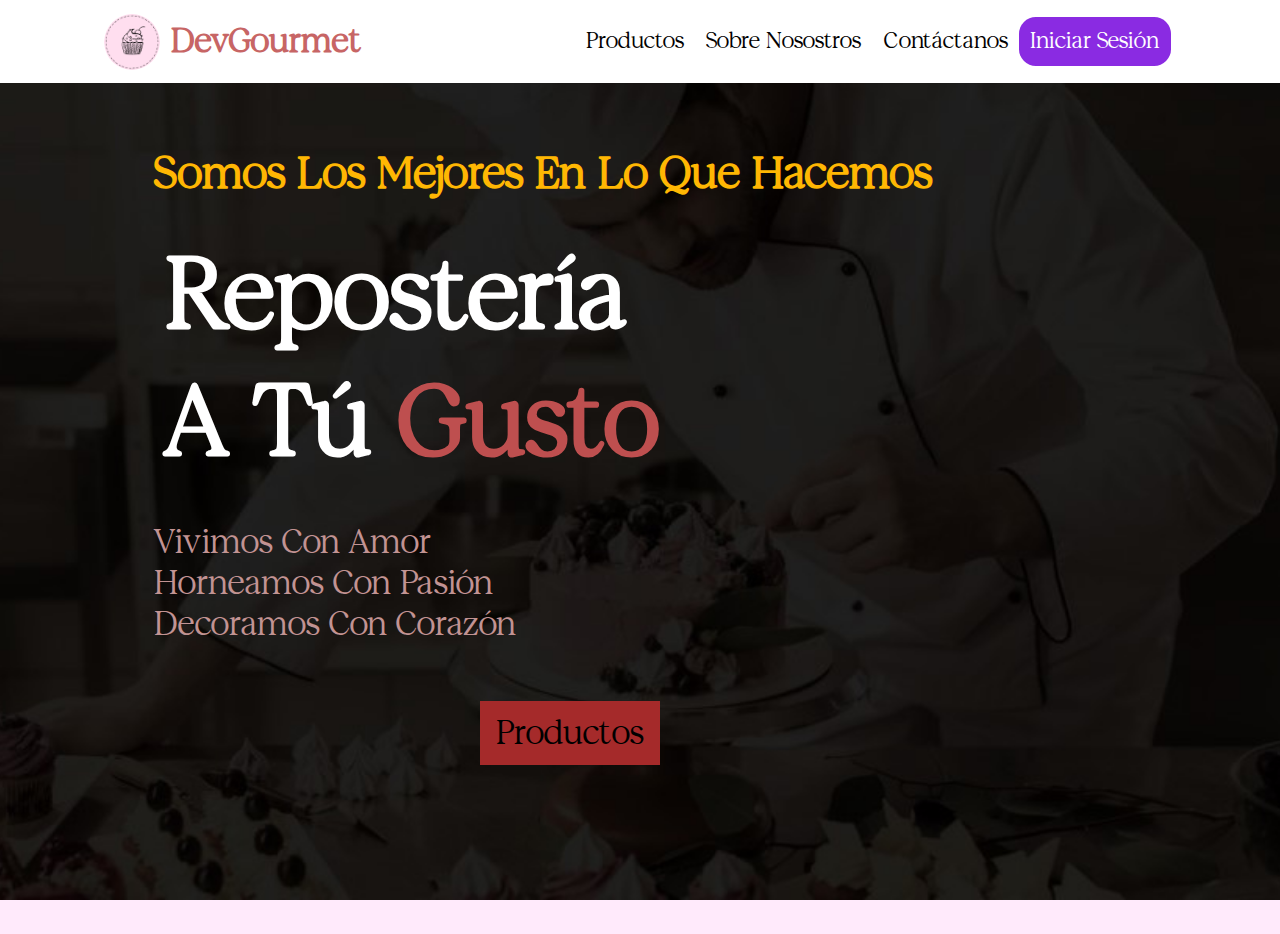
<file: index.html>
<!DOCTYPE html>
<html lang="es">
   <head>
      <meta charset="UTF-8" />
      <meta name="viewport" content="width=device-width, initial-scale=1.0" />
      <title>DevGourmet</title>
      <link rel="stylesheet" href="style.css" />
   </head>
   <body>
      <header>
         <a class="linklogo" href="#">
            <div class="logo">
               <img src="fondos/logoNuevo.png" alt="logoDevGourmet" />
               <h1>DevGourmet</h1>
            </div>
         </a>
         <div class="nav">
            <a href="productos.html">Productos</a>
            <a href="sobreNosotros.html">Sobre Nosostros</a>
            <a href="contactanos.html">Contáctanos</a>
            <a class="sesion" href="login.html">Iniciar Sesión</a>
         </div>
      </header>
      <main>
         <div class="text">
            <h2 class="tex1">Somos Los Mejores En Lo Que Hacemos</h2>
            <h1 class="tex2">Repostería</h1>
            <h1 class="tex3">A Tú <strong> Gusto</strong></h1>
         
         <div class="texp">
            <p>Vivimos Con Amor</p>
            <p>Horneamos Con Pasión</p>
            <p>Decoramos Con Corazón</p>
         </div>
         <a class="produc" href="productos.html">Productos</a>
      </div>
      </main>
   </body>
</html>
</file>
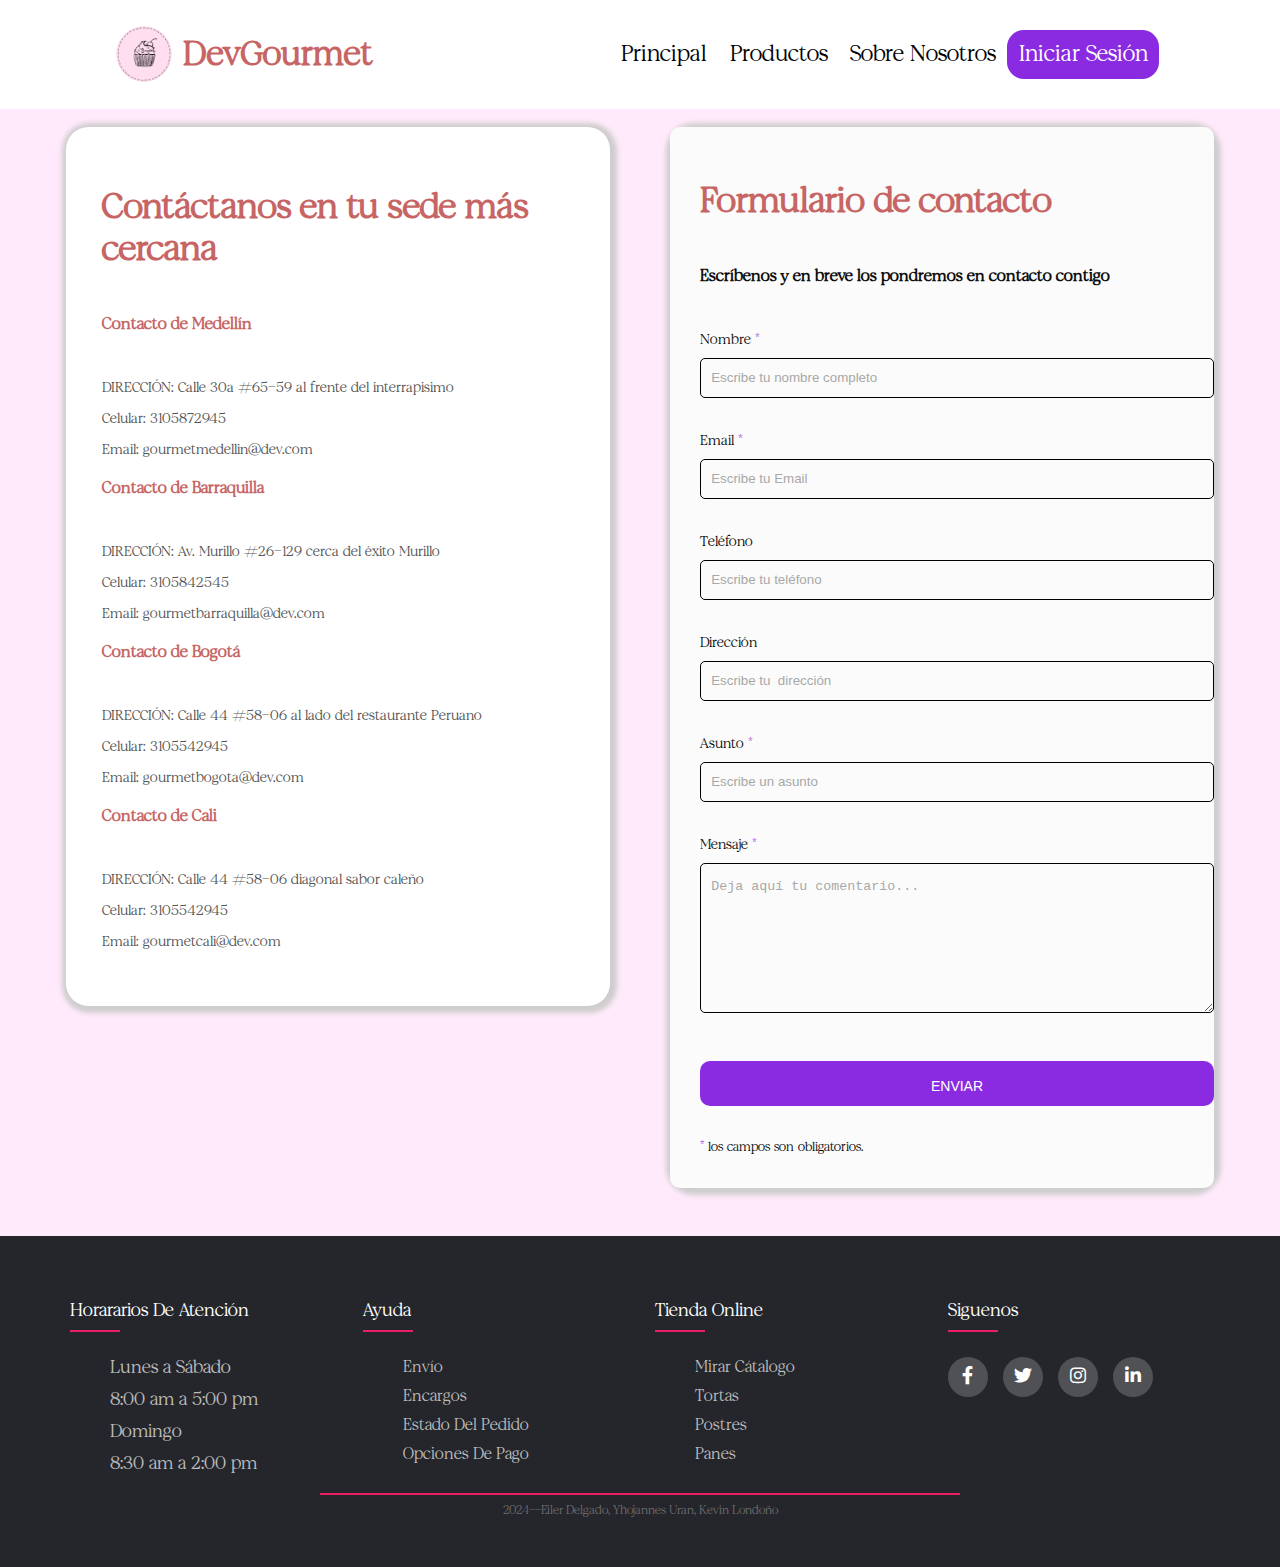
<file: contactanos.html>
<!DOCTYPE html>
<html lang="en">
   <head>
      <meta charset="UTF-8" />
      <meta name="viewport" content="width=device-width, initial-scale=1.0" />
      <title>Contáctanos - DevGourmet</title>
      <link rel="stylesheet" href="contactanos.css" />
      <link
         rel="shortcut icon"
         href="fondos/logoNuevo.png"
         type="image/x-icon"
      />
      <link
         rel="stylesheet"
         type="text/css"
         href="https://cdnjs.cloudflare.com/ajax/libs/font-awesome/5.15.1/css/all.min.css"
      />
   </head>
   <body>
      <header>
         <a class="linklogo" href="index.html">
            <div class="logo">
               <img src="fondos/logoNuevo.png" alt="logoDevGourmet" />
               <h1>DevGourmet</h1>
            </div>
         </a>
         <div class="nav">
            <a href="index.html">Principal</a>
            <a href="productos.html">Productos</a>
            <a href="sobreNosotros.html">Sobre Nosotros</a>
            <a class="sesion" href="login.html">Iniciar Sesión</a>
         </div>
      </header>
      <main>
         <div class="content">
            <section class="section1">
               <h1>Contáctanos en tu sede más cercana</h1>
               <div class="contacto1">
                  <h3>Contacto de Medellín</h3>
                  <p>DIRECCIÓN: Calle 30a #65-59 al frente del interrapisimo</p>
                  <p>Celular: 3105872945</p>
                  <p>Email: gourmetmedellin@dev.com</p>
               </div>
               <div class="contacto1">
                  <h3>Contacto de Barraquilla</h3>
                  <p>DIRECCIÓN: Av. Murillo #26-129 cerca del éxito Murillo</p>
                  <p>Celular: 3105842545</p>
                  <p>Email: gourmetbarraquilla@dev.com</p>
               </div>
               <div class="contacto1">
                  <h3>Contacto de Bogotá</h3>
                  <p>DIRECCIÓN: Calle 44 #58-06 al lado del restaurante Peruano</p>
                  <p>Celular: 3105542945</p>
                  <p>Email: gourmetbogota@dev.com</p>
               </div>
               <div class="contacto1">
                  <h3>Contacto de Cali</h3>
                  <p>DIRECCIÓN: Calle 44 #58-06 diagonal sabor caleño</p>
                  <p>Celular: 3105542945</p>
                  <p>Email: gourmetcali@dev.com</p>
               </div>
            </section>
            <section class="section2">
               <div class="contact_form">
                  <div class="formulario">
                     <h1>Formulario de contacto</h1>
                     <h3>Escríbenos y en breve los pondremos en contacto contigo</h3>
                     <form action="submeter-formulario.php" method="post">
                        <p>
                           <label for="nombre" class="colocar_nombre">Nombre
                           <span class="obligatorio">*</span>
                           </label>
                           <input type="text" name="introducir_nombre" id="nombre" required="obligatorio" placeholder="Escribe tu nombre completo">
                        </p>
                        <p>
                           <label for="email" class="colocar_email">Email
                           <span class="obligatorio">*</span>
                           </label>
                           <input type="email" name="introducir_email" id="email" required="obligatorio" placeholder="Escribe tu Email">
                        </p>
                        <p>
                           <label for="telefone" class="colocar_telefono">Teléfono
                           </label>
                           <input type="tel" name="introducir_telefono" id="telefono" placeholder="Escribe tu teléfono">
                        </p>
                        <p>
                           <label for="dir" class="colocar_website">Dirección
                           </label>
                           <input type="text " name="introducir_website" id="website" placeholder="Escribe tu  dirección">
                        </p>
                        <p>
                           <label for="asunto" class="colocar_asunto">Asunto
                           <span class="obligatorio">*</span>
                           </label>
                           <input type="text" name="introducir_asunto" id="assunto" required="obligatorio" placeholder="Escribe un asunto">
                        </p>
                        <p>
                           <label for="mensaje" class="colocar_mensaje">Mensaje
                           <span class="obligatorio">*</span>
                           </label>
                           <textarea name="introducir_mensaje" class="texto_mensaje" id="mensaje" required="obligatorio" placeholder="Deja aquí tu comentario..."></textarea>
                        </p>
                        <button type="submit" name="enviar_formulario" id="enviar"><p>Enviar</p></button>
                        <p class="aviso">
                           <span class="obligatorio"> * </span>los campos son obligatorios.
                        </p>
                     </form>
                  </div>
               </div>
            </section>
         </div>
         <footer class="footer">
            <div class="container">
               <div class="row">
                  <div class="footer-col">
                     <h4>Horararios de Atención</h4>
                     <ul>
                        <li>Lunes a Sábado</li>
                        <li>8:00 am a 5:00 pm</li>
                        <li>Domingo</li>
                        <li>8:30 am a 2:00 pm</li>
                     </ul>
                  </div>
                  <div class="footer-col">
                     <h4>Ayuda</h4>
                     <ul>
                        <li><a href="#">Envío</a></li>
                        <li><a href="#">Encargos</a></li>
                        <li><a href="#">Estado del Pedido</a></li>
                        <li><a href="#">Opciones de Pago</a></li>
                     </ul>
                  </div>
                  <div class="footer-col">
                     <h4>Tienda Online</h4>
                     <ul>
                        <li><a href="#productos">Mirar Cátalogo</a></li>
                        <li><a href="#tortas">Tortas</a></li>
                        <li><a href="#postres">Postres</a></li>
                        <li><a href="#">Panes</a></li>
                     </ul>
                  </div>
                  <div class="footer-col">
                     <h4>Siguenos</h4>
                     <div class="social-links">
                        <a href="https://www.facebook.com/" target="_blank"><i class="fab fa-facebook-f"></i></a>
                        <a href="https://x.com/" target="_blank"><i class="fab fa-twitter"></i></a>
                        <a href="https://www.instagram.com/" target="_blank"><i class="fab fa-instagram"></i></a>
                        <a href="https://co.linkedin.com/" target="_blank"><i class="fab fa-linkedin-in"></i></a>
                     </div>
                  </div>
               </div>
            </div>
            <div class="derecho">
               <p>2024--Eiler Delgado, Yhojannes Uran, Kevin Londoño</p>
            </div>
         </footer>
      </main>
   </body>
</html>
</file>
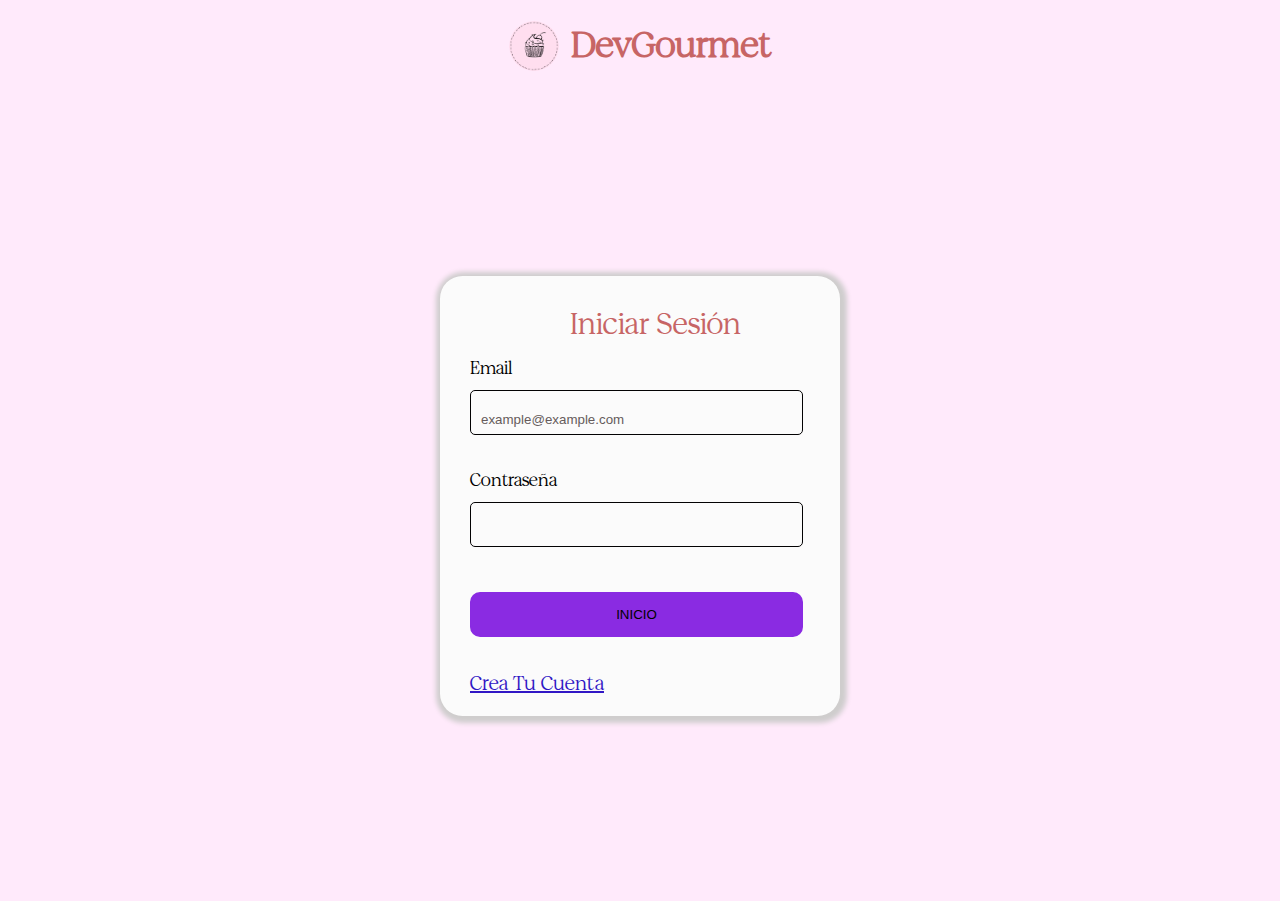
<file: login.html>
<!DOCTYPE html>
<html lang="en">
   <head>
      <meta charset="UTF-8" />
      <meta name="viewport" content="width=device-width, initial-scale=1.0" />
      <title>Iniciar Seción - DevGourmet</title>
      <link
         rel="shortcut icon"
         href="fondos/logoNuevo.png"
         type="image/x-icon"
      />
      <link rel="stylesheet" href="login.css" />
   </head>
   <body>
      <header>
         <a class="principal" href="index.html">
            <div class="logo">
               <img src="fondos/logoNuevo.png" alt="logoDevGourmet" />
               <h1>DevGourmet</h1>
            </div>
         </a>
      </header>
      <main>
         <div class="box">
            <div class="container">
               <div class="top-header">
                  <header>Iniciar Sesión</header>
               </div>
               <div class="input-field">
                  <label for="email" class="colocar_nombre">Email
                     </label>
                  <input
                     type="email"
                     class="input"
                     placeholder="example@example.com"
                     required
                  />
                  <i class="bx bx-user"></i>
               </div>
               <div class="input-field">
                  <label for="" class="colocar_nombre">Contraseña
                  </label>
                  <input
                     type="password"
                     class="input"
                     required
                  />
                  <i class="bx bx-lock-alt"></i>
               </div>
               <div class="input-field">
                  <input type="submit" class="submit" value="Inicio" />
               </div>
               <div class="bottom">
                  <div class="right">
                     <label>
                        <a href="registro.html" url
                           >Crea Tu Cuenta</a
                        ></label
                     >
                  </div>
               </div>
            </div>
         </div>
      </main>
   </body>
</html>
</file>
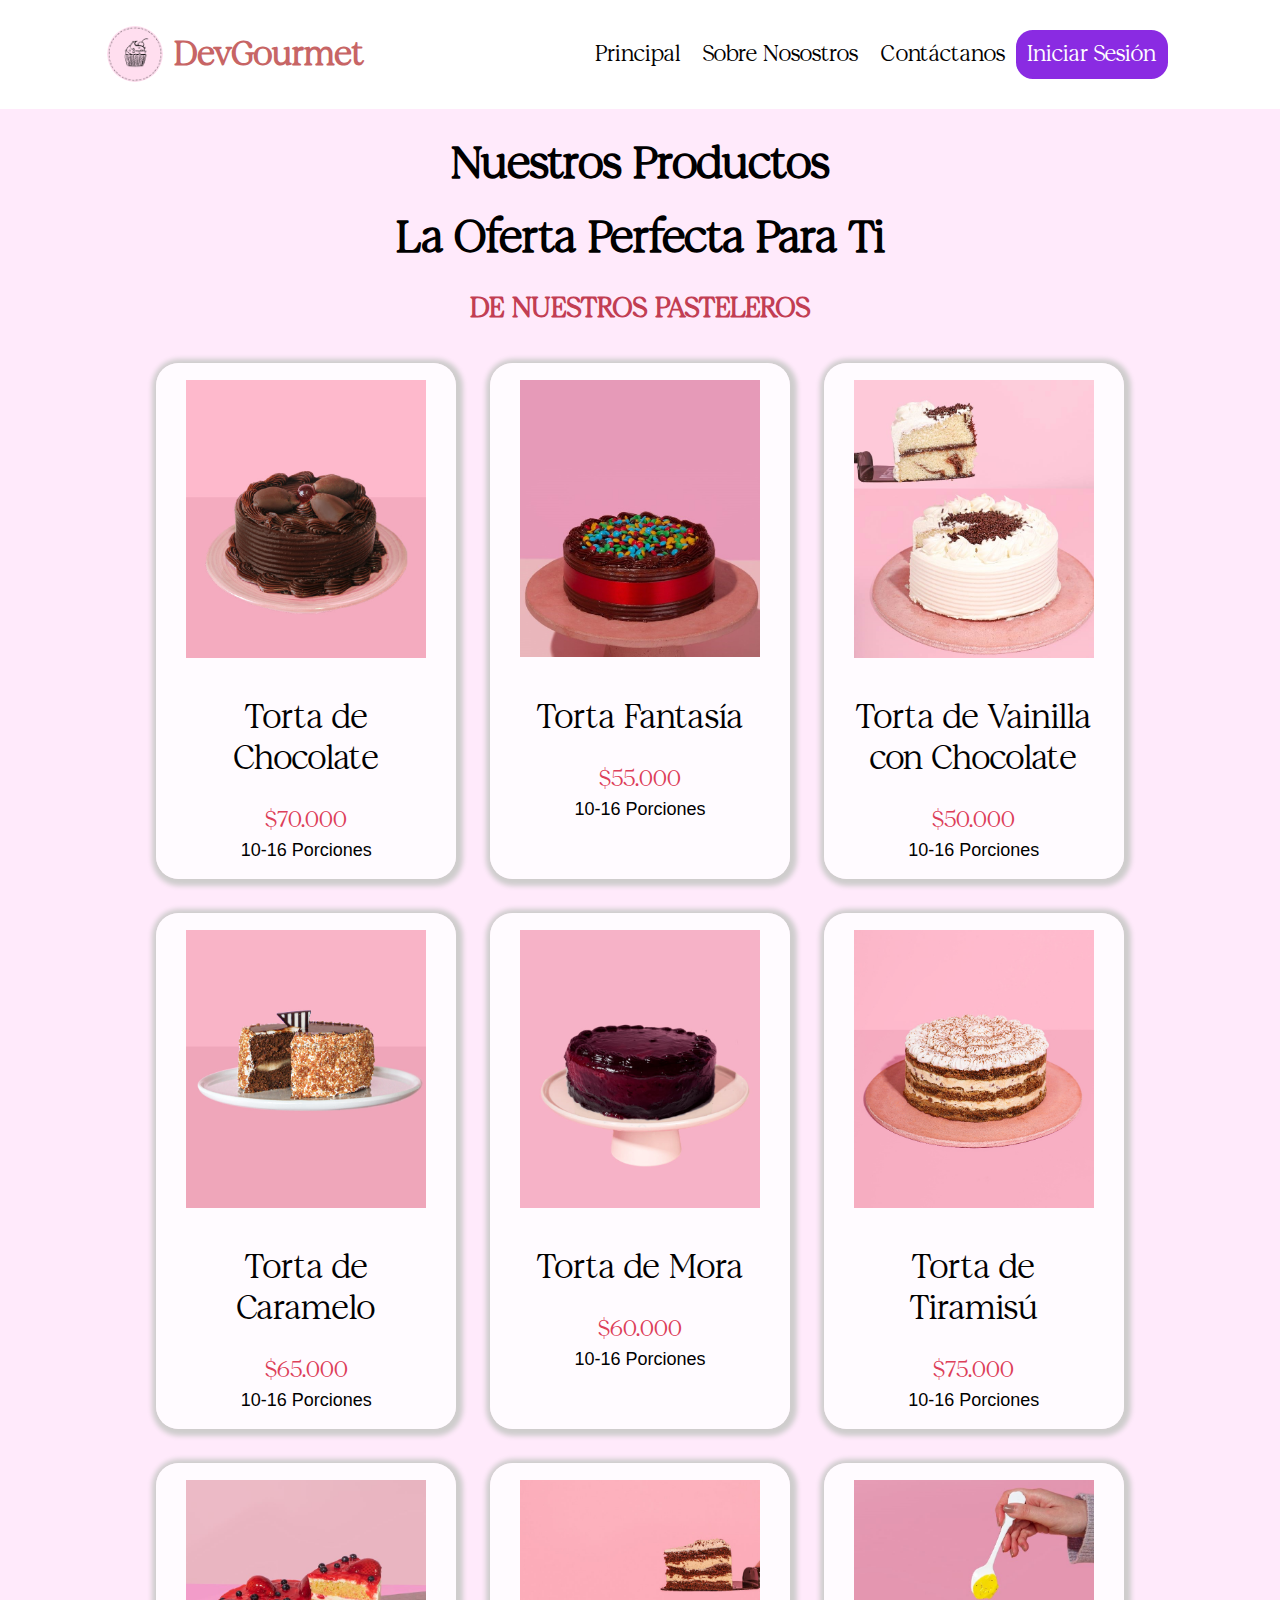
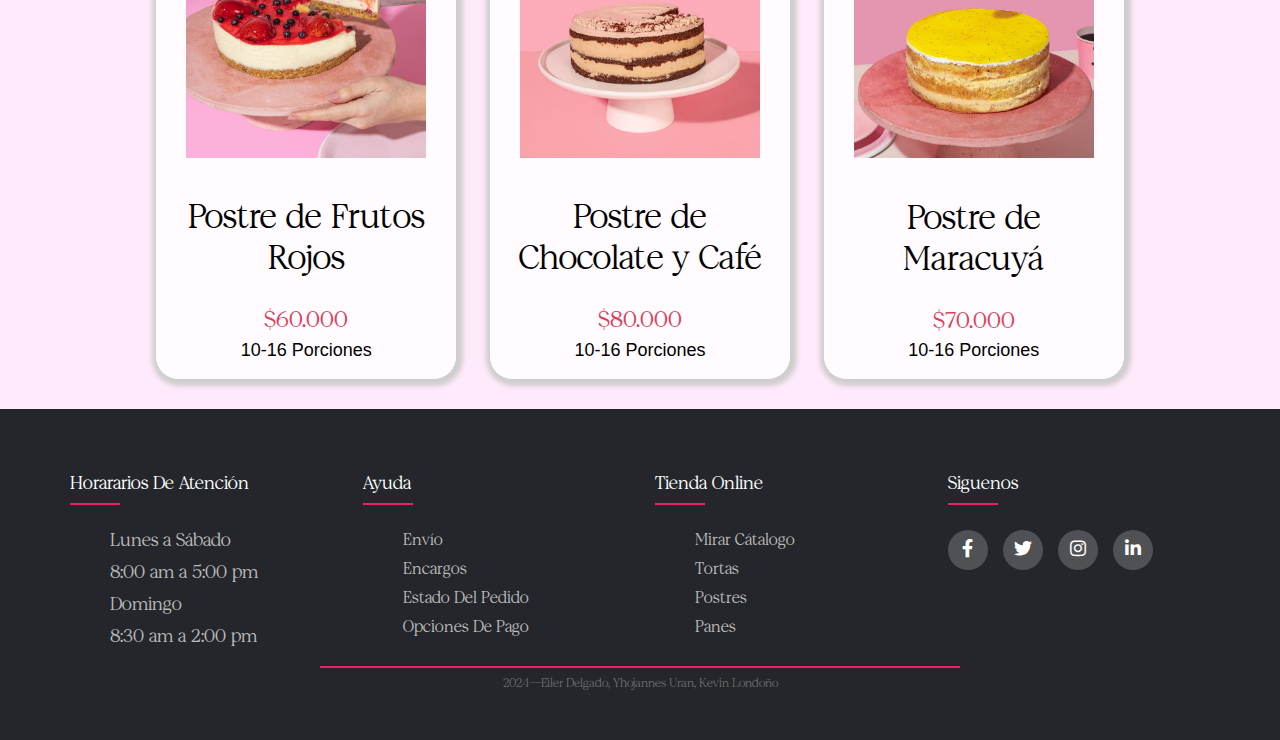
<file: productos.html>
<!DOCTYPE html>
<html lang="es">
   <head>
      <meta charset="UTF-8" />
      <meta name="viewport" content="width=device-width, initial-scale=1.0" />
      <title>Productos - DevGourmet</title>
      <link rel="stylesheet" href="productos.css?v=1.0" />
      <link
         rel="shortcut icon"
         href="fondos/logoNuevo.png"
         type="image/x-icon"
      />
      <link
         rel="stylesheet"
         type="text/css"
         href="https://cdnjs.cloudflare.com/ajax/libs/font-awesome/5.15.1/css/all.min.css"
      />
   </head>
   <body>
      <header>
         <a class="linklogo" href="#">
            <div class="logo">
               <img src="fondos/logoNuevo.png" alt="logoDevGourmet" />
               <h1>DevGourmet</h1>
            </div>
         </a>
         <div class="nav">
            <a href="index.html">Principal</a>
            <a href="sobreNosotros.html">Sobre Nosostros</a>
            <a href="contactanos.html">Contáctanos</a>
            <a class="sesion" href="login.html">Iniciar Sesión</a>
         </div>
      </header>
      <main id="productos">
         <div class="tituloproductos">
            <h2 class="hdos">Nuestros Productos</h2>
            <h2 class="segundohdos">La Oferta Perfecta Para Ti</h2>
            <h4>DE NUESTROS PASTELEROS</h4>
         </div>
         <div class="cards">
            <a href="#" class="tarjetas" id="tortas">
               <div class="contenido">
                  <img
                     src="Productos/Torta-de-Chocolate-1.jpg"
                     alt="tortachocolate"
                  />
                  <p class="nombretorta">Torta de Chocolate</p>
                  <p class="precio">$70.000</p>
                  <p class="porciones">10-16 Porciones</p>
               </div>
            </a>
            <a href="#" class="tarjetas">
               <div class="contenido">
                  <img
                     src="Productos/Torta-Fantasia-1.jfif"
                     alt="Torta-Fantasia-1"
                  />
                  <p class="nombretorta">Torta Fantasía</p>
                  <p class="precio">$55.000</p>
                  <p class="porciones">10-16 Porciones</p>
               </div>
            </a>
            <a href="#" class="tarjetas">
               <div class="contenido">
                  <img
                     src="Productos/Torta-Vainilla-Chocolate-1.jpg"
                     alt="Torta-deConChocolate"
                  />
                  <p class="nombretorta">Torta de Vainilla con Chocolate</p>
                  <p class="precio">$50.000</p>
                  <p class="porciones">10-16 Porciones</p>
               </div>
            </a>
            <a href="#" class="tarjetas">
               <div class="contenido">
                  <img
                     src="Productos/Torta-de-Caramelo-1.jpg"
                     alt="Torta-de-Caramelo-1"
                  />
                  <p class="nombretorta">Torta de Caramelo</p>
                  <p class="precio">$65.000</p>
                  <p class="porciones">10-16 Porciones</p>
               </div>
            </a>
            <a href="#" class="tarjetas">
               <div class="contenido">
                  <img
                     src="Productos/Torta-Maria-Luisa-de-Mora-1.jpg"
                     alt="Torta-Maria-Luisa-de-Mora-1"
                  />
                  <p class="nombretorta">Torta de Mora</p>
                  <p class="precio">$60.000</p>
                  <p class="porciones">10-16 Porciones</p>
               </div>
            </a>
            <a href="#" class="tarjetas">
               <div class="contenido">
                  <img
                     src="Productos/Torta-de-Tiramisu-1.jpg"
                     alt="Torta-de-Tiramisu-1"
                  />
                  <p class="nombretorta">Torta de Tiramisú</p>
                  <p class="precio">$75.000</p>
                  <p class="porciones">10-16 Porciones</p>
               </div>
            </a>
            <a href="#" class="tarjetas" id="postres">
               <div class="contenido">
                  <img
                     src="Productos/Postre-de-Frutos-Rojos-1.jpg"
                     alt="Postre-de-Frutos-Rojos-1"
                  />
                  <p class="nombretorta">Postre de Frutos Rojos</p>
                  <p class="precio">$60.000</p>
                  <p class="porciones">10-16 Porciones</p>
               </div>
            </a>
            <a href="#" class="tarjetas">
               <div class="contenido">
                  <img
                     src="Productos/Postre-de-Chocolate-y-CafE-Endulzado-con-Stevia-1.jpg"
                     alt="Postre-de-Chocolate-y-CafE-Endulzado-con-Stevia-1"
                  />
                  <p class="nombretorta">Postre de Chocolate y Café</p>
                  <p class="precio">$80.000</p>
                  <p class="porciones">10-16 Porciones</p>
               </div>
            </a>
            <a href="#" class="tarjetas">
               <div class="contenido">
                  <img
                     src="Productos/Postre-de-Maracuya-1.jfif"
                     alt="Postre-de-Maracuya"
                  />
                  <p class="nombretorta">Postre de Maracuyá</p>
                  <p class="precio">$70.000</p>
                  <p class="porciones">10-16 Porciones</p>
               </div>
            </a>
         </div>
      </main>
      <footer class="footer">
         <div class="container">
            <div class="row">
               <div class="footer-col">
                  <h4>Horararios de Atención</h4>
                  <ul>
                     <li>Lunes a Sábado</li>
                     <li>8:00 am a 5:00 pm</li>
                     <li>Domingo</li>
                     <li>8:30 am a 2:00 pm</li>
                  </ul>
               </div>
               <div class="footer-col">
                  <h4>Ayuda</h4>
                  <ul>
                     <li><a href="#">Envío</a></li>
                     <li><a href="#">Encargos</a></li>
                     <li><a href="#">Estado del Pedido</a></li>
                     <li><a href="#">Opciones de Pago</a></li>
                  </ul>
               </div>
               <div class="footer-col">
                  <h4>Tienda Online</h4>
                  <ul>
                     <li><a href="#productos">Mirar Cátalogo</a></li>
                     <li><a href="#tortas">Tortas</a></li>
                     <li><a href="#postres">Postres</a></li>
                     <li><a href="#">Panes</a></li>
                  </ul>
               </div>
               <div class="footer-col">
                  <h4>Siguenos</h4>
                  <div class="social-links">
                     <a href="https://www.facebook.com/" target="_blank"
                        ><i class="fab fa-facebook-f"></i
                     ></a>
                     <a href="https://x.com/" target="_blank"
                        ><i class="fab fa-twitter"></i
                     ></a>
                     <a href="https://www.instagram.com/" target="_blank"
                        ><i class="fab fa-instagram"></i
                     ></a>
                     <a href="https://co.linkedin.com/" target="_blank"
                        ><i class="fab fa-linkedin-in"></i
                     ></a>
                  </div>
               </div>
            </div>
         </div>
         <div class="derecho">
            <p>2024--Eiler Delgado, Yhojannes Uran, Kevin Londoño</p>
         </div>
      </footer>
   </body>
</html>
</file>
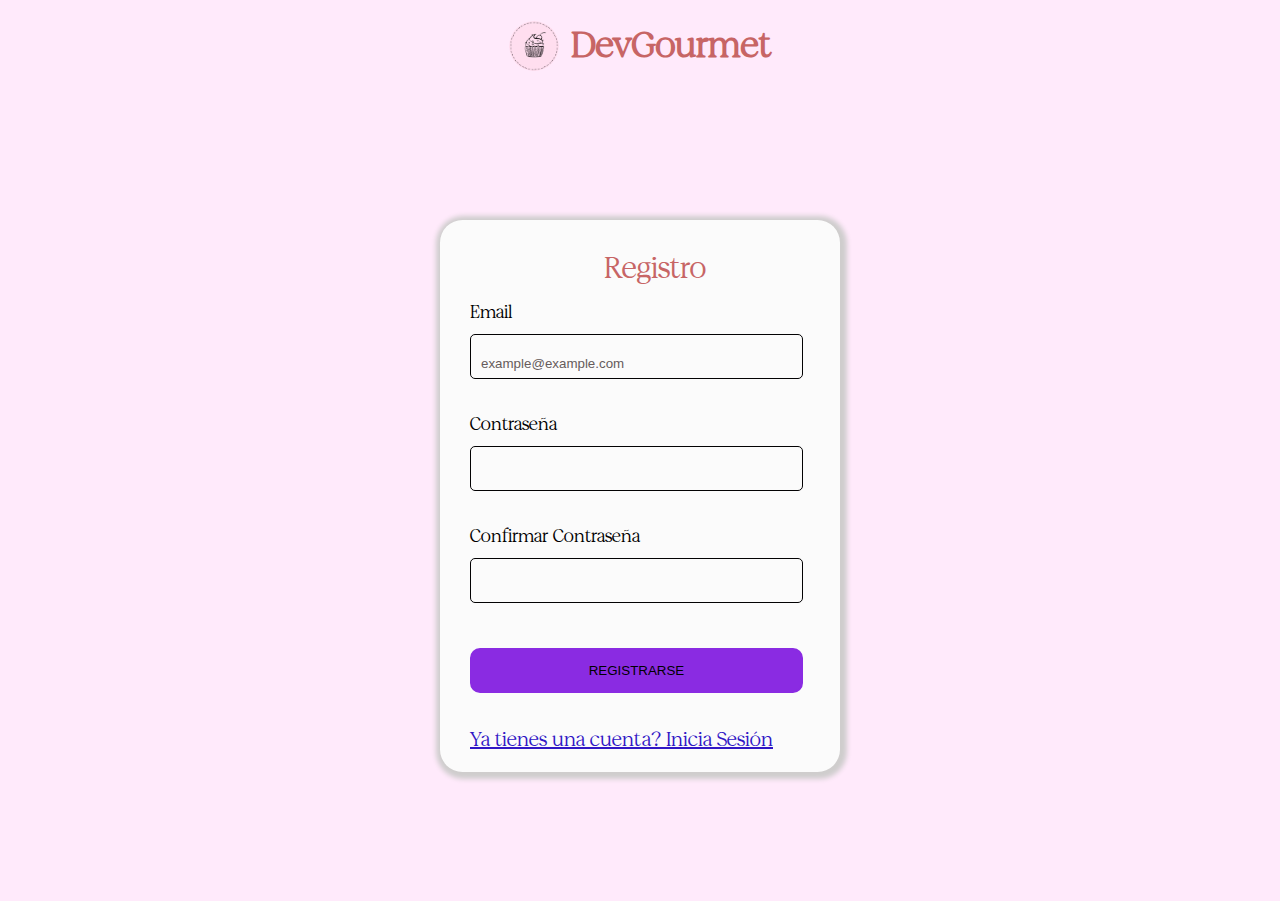
<file: registro.html>
<!DOCTYPE html>
<html lang="en">
   <head>
      <meta charset="UTF-8" />
      <meta name="viewport" content="width=device-width, initial-scale=1.0" />
      <title>Registro - DevGourmet</title>
      <link
         rel="shortcut icon"
         href="fondos/logoNuevo.png"
         type="image/x-icon"
      />
      <link rel="stylesheet" href="registro.css" />
   </head>
   <body>
      <header>
         <a class="principal" href="index.html">
            <div class="logo">
               <img src="fondos/logoNuevo.png" alt="logoDevGourmet" />
               <h1>DevGourmet</h1>
            </div>
         </a>
      </header>
      <main>
         <div class="box">
            <div class="container">
               <div class="top-header">
                  <header>Registro</header>
               </div>
               <div class="input-field">
                  <label for="email" class="colocar_nombre">Email</label>
                  <input
                     type="email"
                     class="input"
                     placeholder="example@example.com"
                     required
                  />
                  <i class="bx bx-user"></i>
               </div>
               <div class="input-field">
                  <label for="password" class="colocar_nombre"
                     >Contraseña</label
                  >
                  <input type="password" class="input" required />
                  <i class="bx bx-lock-alt"></i>
               </div>
               <div class="input-field">
                  <label for="confirm-password" class="colocar_nombre"
                     >Confirmar Contraseña</label
                  >
                  <input type="password" class="input" required />
                  <i class="bx bx-lock-alt"></i>
               </div>
               <div class="input-field">
                  <input type="submit" class="submit" value="Registrarse" />
               </div>
               <div class="bottom">
                  <div class="right">
                     <label>
                        <a href="login.html"
                           >Ya tienes una cuenta? Inicia Sesión</a
                        >
                     </label>
                  </div>
               </div>
            </div>
         </div>
      </main>
   </body>
</html>
</file>
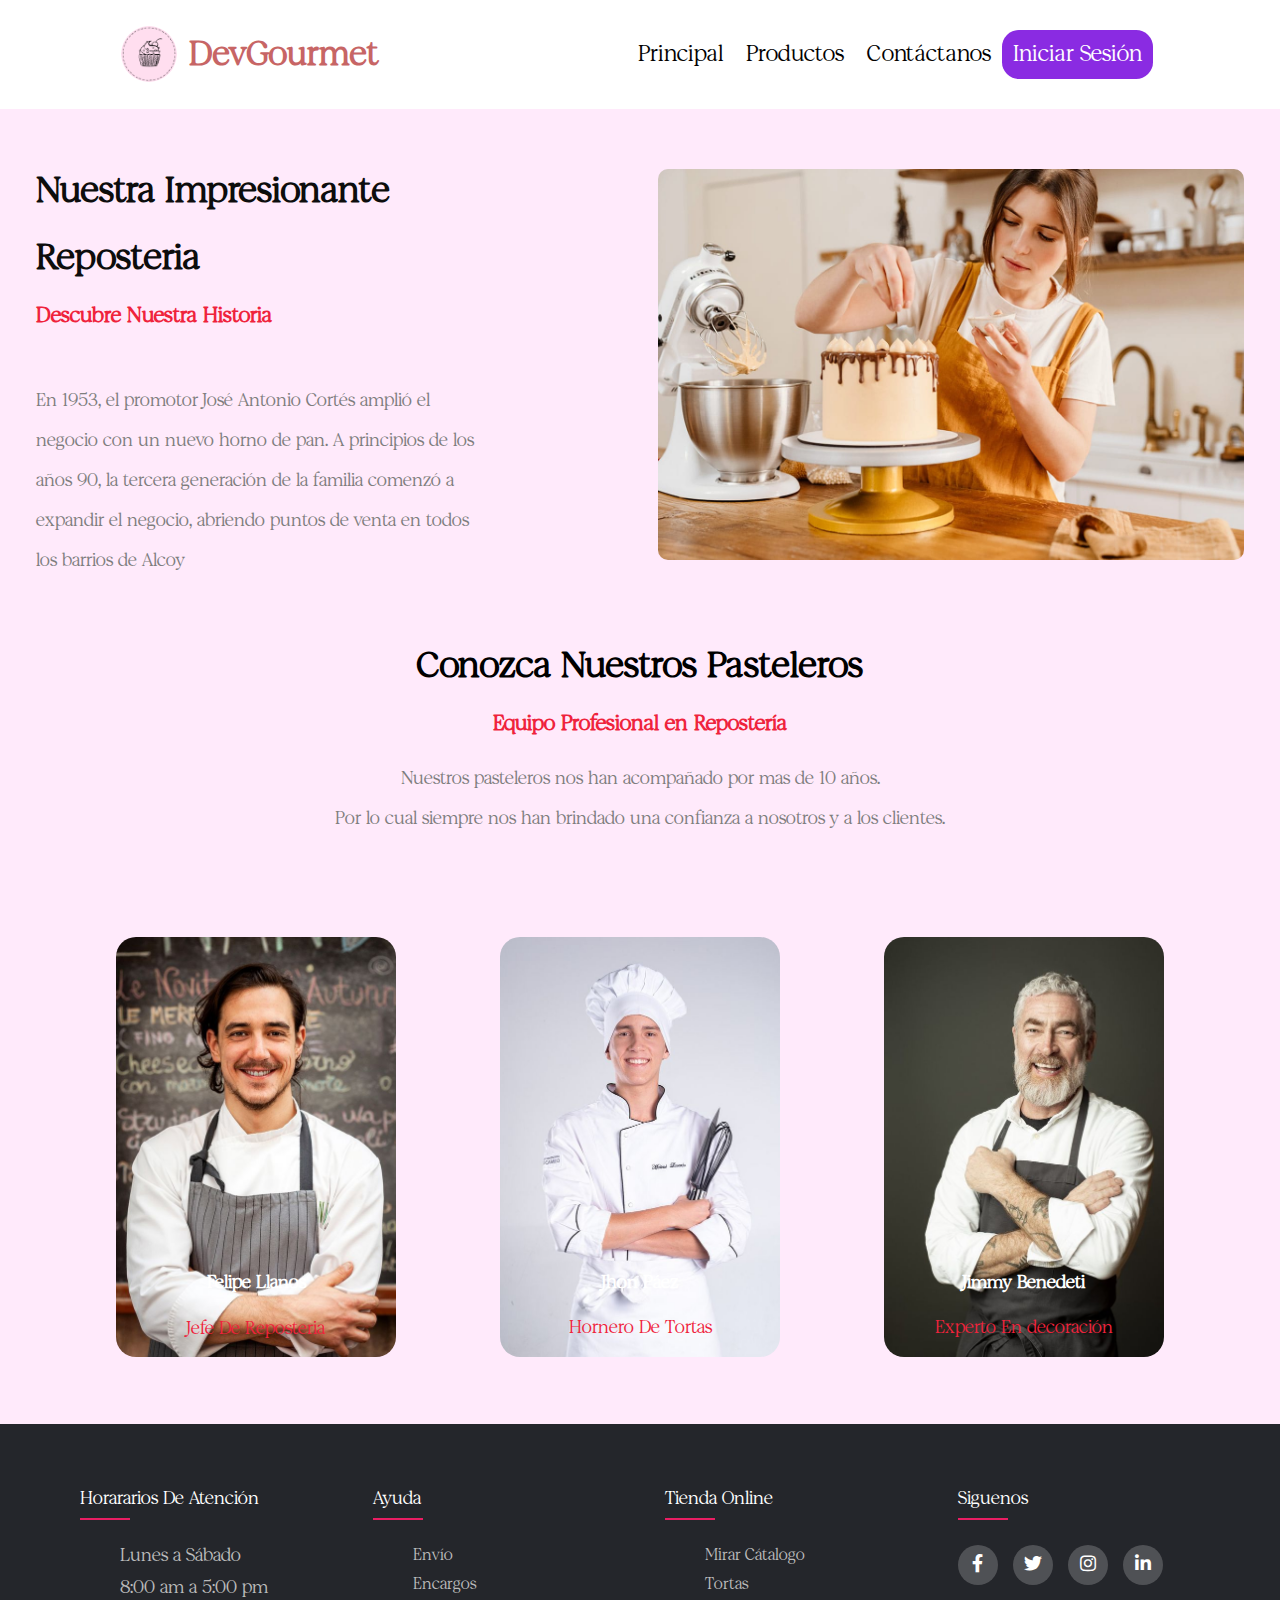
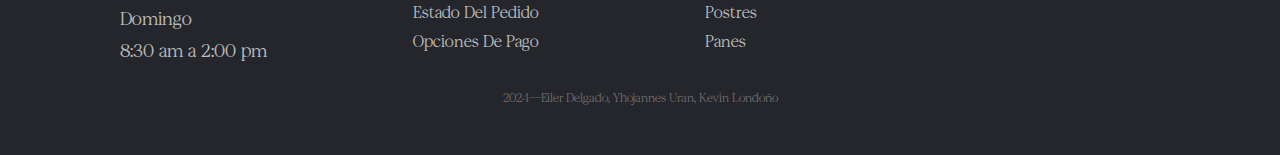
<file: sobreNosotros.html>
<!DOCTYPE html>
<html lang="en">
   <head>
      <meta charset="UTF-8" />
      <meta name="viewport" content="width=device-width, initial-scale=1.0" />
      <link rel="stylesheet" href="sobreNosotros.css" />
      <link rel="shortcut icon" href="img/logoNuevo.png" type="image/x-icon" />
      <link
         rel="stylesheet"
         type="text/css"
         href="https://cdnjs.cloudflare.com/ajax/libs/font-awesome/5.15.1/css/all.min.css"
      />
      <title>Sobre Nosotros - DevGourmet</title>
   </head>
   <body>
      <header>
         <a class="linklogo" href="#">
            <div class="logo">
               <img src="fondos/logoNuevo.png" alt="logoDevGourmet" />
               <h1>DevGourmet</h1>
            </div>
         </a>
         <div class="nav">
            <a href="index.html">Principal</a>
            <a href="productos.html">Productos</a>
            <a href="contactanos.html">Contáctanos</a>
            <a class="sesion" href="login.html">Iniciar Sesión</a>
         </div>
      </header>
      <main>
         <div class="container">
            <div class="secciontext">
               <h1>Nuestra Impresionante</h1>
               <h1>Reposteria</h1>
               <h3>Descubre Nuestra Historia</h3>
               <p>En 1953, el promotor José Antonio Cortés amplió el</p>
               <p>negocio con un nuevo horno de pan. A principios de los</p>
               <p>años 90, la tercera generación de la familia comenzó a</p>
               <p>expandir el negocio, abriendo puntos de venta en todos</p>
               <p>los barrios de Alcoy</p>
            </div>
            <div class="seccionimagen">
               <img src="fondos/libros-aprender-reposteria.jpg" alt="Pastelera" />
            </div>
         </div>
         <div class="pasteleros">
            <h1>Conozca Nuestros Pasteleros</h1>
            <h3>Equipo Profesional en Repostería</h3>
            <p>Nuestros pasteleros nos han acompañado por mas de 10 años.</p>
            <p>
               Por lo cual siempre nos han brindado una confianza a nosotros y a
               los clientes.
            </p>
         </div>
         <div class="diseño">
            <div class="carta">
               <div class="contenido">
                  <img src="fondos/jefedereposteria.png" alt="jefe" />
                  <h4>Felipe Llanos</h4>
                  <p>Jefe De Reposteria</p>
               </div>
            </div>
            <div class="carta">
               <div class="contenido">
                  <img src="fondos/hornerodetortas.jpg" alt="hornero" />
                  <h4>Jhon Páez</h4>
                  <p>Hornero De Tortas</p>
               </div>
            </div>
            <div class="carta">
               <div class="contenido">
                  <img src="fondos/expertoendecoracion.png" alt="decoración" />
                  <h4>Jimmy Benedeti</h4>
                  <p>Experto En decoración</p>
               </div>
            </div>
         </div>
      </main>
      <footer class="footer">
         <div class="container">
            <div class="row">
               <div class="footer-col">
                  <h4>Horararios de Atención</h4>
                  <ul>
                     <li>Lunes a Sábado</li>
                     <li>8:00 am a 5:00 pm</li>
                     <li>Domingo</li>
                     <li>8:30 am a 2:00 pm</li>
                  </ul>
               </div>
               <div class="footer-col">
                  <h4>Ayuda</h4>
                  <ul>
                     <li><a href="#">Envío</a></li>
                     <li><a href="#">Encargos</a></li>
                     <li><a href="#">Estado del Pedido</a></li>
                     <li><a href="#">Opciones de Pago</a></li>
                  </ul>
               </div>
               <div class="footer-col">
                  <h4>Tienda Online</h4>
                  <ul>
                     <li><a href="#productos">Mirar Cátalogo</a></li>
                     <li><a href="#tortas">Tortas</a></li>
                     <li><a href="#postres">Postres</a></li>
                     <li><a href="#">Panes</a></li>
                  </ul>
               </div>
               <div class="footer-col">
                  <h4>Siguenos</h4>
                  <div class="social-links">
                     <a href="https://www.facebook.com/" target="_blank"
                        ><i class="fab fa-facebook-f"></i
                     ></a>
                     <a href="https://x.com/" target="_blank"
                        ><i class="fab fa-twitter"></i
                     ></a>
                     <a href="https://www.instagram.com/" target="_blank"
                        ><i class="fab fa-instagram"></i
                     ></a>
                     <a href="https://co.linkedin.com/" target="_blank"
                        ><i class="fab fa-linkedin-in"></i
                     ></a>
                  </div>
               </div>
            </div>
         </div>
         <div class="derecho">
            <p>2024--Eiler Delgado, Yhojannes Uran, Kevin Londoño</p>
         </div>
      </footer>
   </body>
</html>
</file>
<file: style.css>
* {
   box-sizing: border-box;
   margin: 0px;
}

@font-face {
   font-family: "FuenteMadeAweiler";
   src: url(fonts/MADEAwelierLight.otf);
}
@font-face {
   font-family: "FuenteAweilerMedium";
   src: url(fonts/MADEAwelierPERSONALUSE-Medium.otf);
}

html {
   background-color: rgb(255, 234, 251);
   font-family: "FuenteMadeAweiler";
   font-size: 1.125rem;
   margin: 0;
}

body {
   margin: 0rem;
   background-image: url(fondos/chef-pastelero-1-.jpg);
   background-repeat: no-repeat;
   background-attachment: fixed;
   background-size: cover;
   background-position: center center;
}

img {
   width: 100%;
}

/* de aca para abajo comienza la barra de navegación  */

header {
   display: flex;
   background-color: white;
   justify-content: space-around;
   align-items: center;
   min-height: 3.75rem;
   min-width: auto;
}

.logo {
   display: flex;
   margin-left: 3.125rem;
   color: #c76565;
   margin: 0.625rem;
   margin-right: 0.625rem;
   align-items: center;
}

.linklogo {
   transition: ease-in 0.2s;
   color: rgb(190, 62, 62);
}

.linklogo:hover {
   transform: scale(1.05);
}

.logo h1 {
   font-size: 1.875rem;
   text-decoration: none;
}

.linklogo {
   text-decoration: none;
}

.logo img {
   height: 3.125rem;
   border-radius: 50%;
   margin-right: 0.625rem;
}

.nav {
   display: flex;
   padding: 0.9375rem;
   align-items: center;
}

.nav a {
   color: #020101;
   padding: 0.625rem;
   text-decoration: none;
   font-size: 1.25rem;
}

.nav a:hover {
   transition: ease-in 0.2s;
   color: rgb(190, 62, 62);
}

.nav a:hover {
   transform: scale(1.1);
}

.nav .sesion {
   color: white;
   background-color: rgb(138, 43, 226);
   border-radius: 0.9375rem;
}

.nav .sesion:hover {
   transition: ease-in 0.2s;
   color: rgb(19, 11, 11);
   background-color: rgb(148, 86, 149);
}

.nav .sesion :hover {
   transform: scale(1.1);
}

/* RESPONSIVE */

@media (max-width: 50rem) {
   header {
      flex-direction: column;
   }
}
@media (max-width: 34.375rem) {
   .nav {
      flex-direction: column;
      margin-top: -1.1875rem;
   }
   .nav a {
      margin-top: -0.625rem;
   }
}

.text {
   font-size: 1.875rem;
   margin-left: 12%;
   margin-top: 5%;
   margin-right: 3%;
   max-height: fit-content;
}

.tex1 {
   font-size: 2.5rem;
   color: rgb(255, 183, 3);
}

.tex2 {
   margin: 1.875rem;
   margin-left: 0.625rem;
   font-size: 5.625rem;
   color: white;
}

.tex3 {
   margin: 0.625rem;
   position: relative;
   bottom: 1.5625rem;
   font-size: 5.625rem;
   color: white;
}

.tex3 strong {
   color: #be4f4f;
}

.texp {
   position: relative;
   bottom: 6.25rem;
   right: 6.25rem;
   padding: 6.25rem;
   margin: 0rem;
   color: rgb(194, 147, 147);
}

.produc {
   position: relative;
   bottom: 9.375rem;
   display: block;
   background-color: brown;
   text-decoration: none;
   margin: 0px;
   padding: 0.625rem;
   width: 10rem;
   color: black;
   text-align: center;
   margin-left: 30%;
}

.produc:hover {
   background-color: rgb(53, 23, 23);
   color: rgb(196, 193, 193);
}

.prodec:active {
   background-color: rgb(149, 86, 150);
   color: aquamarine;
}

@media (max-width: 34.375rem) {
   .text .tex1 {
      font-size: 1.875rem;
   }
   .text .tex2 {
      font-size: 2.5rem;
   }
   .text .tex3 {
      font-size: 2.5rem;
   }
   .text .texp{
      font-size: 1.5rem;
   }
}
</file>
<file: contactanos.css>
* {
   box-sizing: border-box;
}

@font-face {
   font-family: "FuenteMadeAweiler";
   src: url(fonts/MADEAwelierLight.otf);
}
@font-face {
   font-family: "FuenteAweilerMedium";
   src: url(fonts/MADEAwelierPERSONALUSE-Medium.otf);
}

html {
   background-color: rgb(255, 234, 251);
   font-family: "FuenteMadeAweiler";
   font-size: 1.125rem;
   margin: 0;
}

body {
   margin: 0rem auto;
}

img {
   width: 100%;
}

/* de aca para abajo comienza la barra de navegación  */

header {
   display: flex;
   background-color: white;
   justify-content: space-around;
   align-items: center;
   min-height: 3.75rem;
   min-width: auto;
}

.logo {
   display: flex;
   margin-left: 3.125rem;
   color: #c76565;
   margin: 0.625rem;
   margin-right: 0.625rem;
   align-items: center;
}

.linklogo {
   transition: ease-in 0.2s;
   color: rgb(190, 62, 62);
}

.linklogo:hover {
   transform: scale(1.05);
}

.logo h1 {
   font-size: 1.875rem;
   text-decoration: none;
}

.linklogo {
   text-decoration: none;
}

.logo img {
   height: 3.125rem;
   border-radius: 50%;
   margin-right: 0.625rem;
}

.nav {
   display: flex;
   padding: 0.9375rem;
   align-items: center;
}

.nav a {
   color: #020101;
   padding: 0.625rem;
   text-decoration: none;
   font-size: 1.25rem;
}

.nav a:hover {
   transition: ease-in 0.2s;
   color: rgb(190, 62, 62);
}

.nav a:hover {
   transform: scale(1.1);
}

.nav .sesion {
   color: white;
   background-color: rgb(138, 43, 226);
   border-radius: 0.9375rem;
}

.nav .sesion:hover {
   transition: ease-in 0.2s;
   color: rgb(19, 11, 11);
   background-color: rgb(148, 86, 149);
}

.nav .sesion :hover {
   transform: scale(1.1);
}

/* RESPONSIVE */

@media (max-width: 50rem) {
   header {
      flex-direction: column;
   }
}
@media (max-width: 34.375rem) {
   .nav {
      flex-direction: column;
      margin-top: -2.1875rem;
   }
   h2,
   h4 {
      text-align: center;
   }
   .nav a {
      margin-top: -10px;
   }
   .logo {
      margin-top: -10px;
   }
}


/* Contacto Section */
.content {
   display: flex;
   justify-content: space-around;
   align-items: flex-start;
   flex-wrap: wrap;
   margin: 0 2rem;
}

.section1 {
   width: 45%;
   background-color: #fff;
   padding: 2rem;
   border-radius: 1.25rem;
   box-shadow: 0.0625rem 0.0625rem 0.3125rem 5px rgb(207, 205, 205);
   margin: 1rem 0;
}

.section2 {
   width: 45%;
   margin: 1rem 0;
   border-radius: 1.25rem;
   box-shadow: 0.0625rem 0.0625rem 0.3125rem 5px rgb(207, 205, 205);
}

.contact_form {
   width: 100%;
   height: auto;
   margin: 0 auto;
   border-radius: 10px;
   padding-top: 30px;
   padding-bottom: 20px;
   background-color: #fbfbfb;
   padding-left: 30px;
}

input {
   background-color: #fbfbfb;
   width: 100%;
   height: 40px;
   border-radius: 5px;
   border-style: solid;
   border-width: 1px;
   border-color: #000000;
   margin-top: 10px;
   padding-left: 10px;
   margin-bottom: 20px;
}

textarea {
   background-color: #fbfbfb;
   width: 100%;
   height: 150px;
   border-radius: 5px;
   border-style: solid;
   border-width: 1px;
   border-color: #030203;
   margin-top: 10px;
   padding-left: 10px;
   margin-bottom: 20px;
   padding-top: 15px;
}

label {
   display: block;
   float: center;
}

button {
   height: 45px;
   padding-left: 5px;
   padding-right: 5px;
   margin-bottom: 20px;
   margin-top: 10px;
   text-transform: uppercase;
   background-color: rgb(138, 43, 226);
   border-color: rgb(138, 43, 226);
   border-style: solid;
   border-radius: 10px;
   width: 100%;
   cursor: pointer;
}

button p {
   color: #fff;
}

span {
   color: rgb(138, 43, 226);
}

.aviso {
   font-size: 13px;
   color: #0e0e0e;
}

.formulario h1 {
   font-size: 35px;
   text-align: left;
   padding-bottom: 20px;
   color: #c76565;
}

.section1 h1 {
   font-size: 35px;
   text-align: left;
   padding-bottom: 20px;
   color: #c76565;
}
h3 {
   font-size: 16px;
   padding-bottom: 30px;
   color: #0e0e0e;
}

p {
   font-size: 14px;
   color: #0e0e0e;
}

::-webkit-input-placeholder {
   color: #a8a8a8;
}

::-webkit-textarea-placeholder {
   color: #a8a8a8;
}

.formulario input:focus {
   outline: 0;
   border: 1px solid rgb(138, 43, 226);
}

.formulario textarea:focus {
   outline: 0;
   border: 1px solid rgb(138, 43, 226);
}

.contacto1 {
   margin-bottom: 20px;
}

.contacto1 h3 {
   color: #c76565;
}

.contacto1 p {
   color: #555;
}

/* Responsive Adjustments */
@media (max-width: 1024px) {
   .section1, .section2 {
      width: 100%;
      margin: 0.5rem 0;
   }
}

/* Footer */

.container {
   max-width: 1170px;
   margin: auto;
   padding-top: 0;
}
.row {
   display: flex;
   flex-wrap: wrap;
}
ul {
   list-style: none;
}
.footer {
   background-color: #24262b;
   padding: 40px 0;
   margin-top: 30px;
}
.footer-col {
   width: 25%;
   padding: 0 15px;
}
.footer-col h4 {
   font-size: 18px;
   color: #ffffff;
   text-transform: capitalize;
   margin-bottom: 35px;
   font-weight: 500;
   position: relative;
}
.footer-col h4::before {
   content: "";
   position: absolute;
   left: 0;
   bottom: -10px;
   background-color: #e91e63;
   height: 2px;
   box-sizing: border-box;
   width: 50px;
}
.footer-col ul li:not(:last-child) {
   margin-bottom: 10px;
}
.footer-col ul li {
   color: #bbbbbb;
}
.footer-col ul li a {
   font-size: 16px;
   text-transform: capitalize;
   color: #ffffff;
   text-decoration: none;
   font-weight: 300;
   color: #bbbbbb;
   display: block;
   transition: all 0.3s ease;
}
.footer-col ul li a:hover {
   color: #ffffff;
   padding-left: 8px;
}
.footer-col .social-links a {
   display: inline-block;
   height: 40px;
   width: 40px;
   background-color: rgba(255, 255, 255, 0.2);
   margin: 0 10px 10px 0;
   text-align: center;
   line-height: 40px;
   border-radius: 50%;
   color: #ffffff;
   transition: all 0.5s ease;
}
.footer-col .social-links a:hover {
   color: #24262b;
   background-color: #ffffff;
}

/*responsive*/
@media (max-width: 767px) {
   .footer-col {
      width: 50%;
      margin-bottom: 30px;
   }
}
@media (max-width: 574px) {
   .footer-col {
      width: 100%;
   }
}
footer .container::after {
   content: "";
   position: absolute;
   background-color: #e91e63;
   height: 2px;
   box-sizing: border-box;
   width: 50%;
   left: 25%;
}
.derecho p {
   margin: 10px;
   display: flex;
   color: rgb(110, 107, 107);
   font-size: 12px;
   justify-content: center;
   text-align: justify;
}
</file>
<file: login.css>
* {
   box-sizing: border-box;
}

@font-face {
   font-family: "FuenteMadeAweiler";
   src: url(fonts/MADEAwelierLight.otf);
}
@font-face {
   font-family: "FuenteAweilerMedium";
   src: url(fonts/MADEAwelierPERSONALUSE-Medium.otf);
}

html {
   background-color:  rgb(255, 234, 251);
   font-family: "FuenteMadeAweiler";
   font-size: 1.125rem;
   margin: 0;
}

body {
   margin: 0rem auto;
}

img {
   width: 100%;
}
a{
   display: flex;
   text-decoration: none;
}

.logo {
   display: flex;
   color: #c76565;
   align-items: center;
   margin: auto;
}

.logo img {
   height: 50px;
   width: 50px;
   border-radius: 50%;
   margin-right: 0.625rem;
}

.box{
   display: flex;
   justify-content: center;
   align-items: center;
   min-height: 90vh;
}

.container{
      width: 400px;
      height: auto;
      margin: 0 auto;
      border-radius: 10px;
      padding-top: 30px;
      padding-bottom: 20px;
      background-color: #fbfbfb;
      padding-left: 30px;
      border-radius: 1.25rem;
   box-shadow: 0.0625rem 0.0625rem 0.3125rem 5px rgb(207, 205, 205);
}

.input-field .input{
   background-color: #fbfbfb;
   width: 90%;
   height: 45px;
   border-radius: 5px;
   border-style: solid;
   border-width: 1px;
   border-color: #030203;
   margin-top: 10px;
   padding-left: 10px;
   margin-bottom: 20px;
   padding-top: 15px;
}

i{
   position: relative;
   top: -31x;
   left: 17px;
   color: #fff;
}

::-webkit-input-placeholder{
   color: #665c5c;
}


.top-header header{
   color: #c76565;
   font-size: 30px;
   display: flex;
   justify-content: center;
   padding: 0 0 15px 0;
}

.input-field{
   display: flex;
   flex-direction: column;
   margin-bottom: 15px;
}

.submit{
   height: 45px;
   padding-left: 5px;
   padding-right: 5px;
   margin-bottom: 20px;
   margin-top: 10px;
   text-transform: uppercase;
   background-color: rgb(138, 43, 226);
   border-color: rgb(138, 43, 226);
   border-style: solid;
   border-radius: 10px;
   width: 90%;
   cursor: pointer;
}


.bottom{
   display: flex;
   flex-direction: row;
   justify-content: space-between;
   font-size: small;
   color: #fff;
   margin-top: 10px;
}


label a{
   color: #3117c5;
   font-size: 20px;
   text-decoration-line: underline;
}
</file>
<file: productos.css>
* {
   box-sizing: border-box;
}

@font-face {
   font-family: "FuenteMadeAweiler";
   src: url(fonts/MADEAwelierLight.otf);
}
@font-face {
   font-family: "FuenteAweilerMedium";
   src: url(fonts/MADEAwelierPERSONALUSE-Medium.otf);
}

html {
   background-color: rgb(255, 234, 251);
   font-family: "FuenteMadeAweiler";
   font-size: 1.125rem;
   margin: 0;
}

body {
   margin: 0rem auto;
}

img {
   width: 100%;
}

/* de aca para abajo comienza la barra de navegación  */

header {
   display: flex;
   background-color: white;
   justify-content: space-around;
   align-items: center;
   min-height: 3.75rem;
   min-width: auto;
}

.logo {
   display: flex;
   margin-left: 3.125rem;
   color: #c76565;
   margin: 0.625rem;
   margin-right: 0.625rem;
   align-items: center;
}

.linklogo {
   transition: ease-in 0.2s;
   color: rgb(190, 62, 62);
}

.linklogo:hover {
   transform: scale(1.05);
}

.logo h1 {
   font-size: 1.875rem;
   text-decoration: none;
}

.linklogo {
   text-decoration: none;
}

.logo img {
   height: 3.125rem;
   border-radius: 50%;
   margin-right: 0.625rem;
}

.nav {
   display: flex;
   padding: 0.9375rem;
   align-items: center;
}

.nav a {
   color: #020101;
   padding: 0.625rem;
   text-decoration: none;
   font-size: 1.25rem;
}

.nav a:hover {
   transition: ease-in 0.2s;
   color: rgb(190, 62, 62);
}

.nav a:hover {
   transform: scale(1.1);
}

.nav .sesion {
   color: white;
   background-color: rgb(138, 43, 226);
   border-radius: 0.9375rem;
}

.nav .sesion:hover {
   transition: ease-in 0.2s;
   color: rgb(19, 11, 11);
   background-color: rgb(148, 86, 149);
}

.nav .sesion :hover {
   transform: scale(1.1);
}

/* RESPONSIVE */

@media (max-width: 50rem) {
   header {
      flex-direction: column;
   }
}
@media (max-width: 34.375rem) {
   .nav {
      flex-direction: column;
      margin-top: -2.1875rem;
   }
   h2,
   h4 {
      text-align: center;
   }
   .nav a {
      margin-top: -10px;
   }
   .logo {
      margin-top: -10px;
   }
}

/* TITULOS DE LA PÁGINA */

.tituloproductos {
   display: grid;
   place-items: center;
}

.tituloproductos .hdos {
   margin-top: 1.5625rem;
}

.tituloproductos .segundohdos {
   margin-top: -0.9375rem;
}

.tituloproductos h2 {
   font-size: 2.5rem;
}

.tituloproductos h4 {
   margin-top: -0.625rem;
   color: rgb(194, 62, 83);
   font-size: 1.5625rem;
}

/* en este espacio comineza el css de las tarjetas */

.cards {
   display: flex;
   flex-direction: row;
   flex-wrap: wrap;
   justify-content: center;
   gap: 1.875rem;
   padding-right: 5%;
   padding-left: 5%;
   text-align: center;
   margin-top: 2%;
   margin-bottom: 4%;
   margin: auto;
   max-width: 1400px;
}

.cards .tarjetas {
   background-color: rgba(255, 255, 255, 0.808);
   width: 100%;
   max-width: 300px;
   height: auto;
   border-radius: 1.25rem;
   box-shadow: 0.0625rem 0.0625rem 0.3125rem 5px rgb(207, 205, 205);
   transition: color 0.3s ease, transform 0.5s ease;
}

.cards .tarjetas .contenido img {
   width: 80%;
   margin-top: 0.9375rem;
}
.cards a {
   text-decoration: none;
   transition: background 0.2s linear;
}

.nombretorta {
   color: #020101;
   font-size: 1.875rem;
   margin-left: 7%;
   margin-right: 7%;
}

.precio {
   color: rgb(221, 63, 90);
   font-size: 1.25rem;
   margin-top: -0.3125rem;
}

.porciones {
   color: rgb(0, 0, 0);
   margin-top: -0.9375rem;
   font-family: "Gill Sans", "Gill Sans MT", Calibri, "Trebuchet MS", sans-serif;
}

.cards a:hover {
   background: rgb(226, 221, 221);
   transition: background 2s linear;
   transform: scale(1.05);
}

/* Footer */

.container {
   max-width: 1170px;
   margin: auto;
   padding-top: 0;
}
.row {
   display: flex;
   flex-wrap: wrap;
}
ul {
   list-style: none;
}
.footer {
   background-color: #24262b;
   padding: 40px 0;
   margin-top: 30px;
}
.footer-col {
   width: 25%;
   padding: 0 15px;
}
.footer-col h4 {
   font-size: 18px;
   color: #ffffff;
   text-transform: capitalize;
   margin-bottom: 35px;
   font-weight: 500;
   position: relative;
}
.footer-col h4::before {
   content: "";
   position: absolute;
   left: 0;
   bottom: -10px;
   background-color: #e91e63;
   height: 2px;
   box-sizing: border-box;
   width: 50px;
}
.footer-col ul li:not(:last-child) {
   margin-bottom: 10px;
}
.footer-col ul li {
   color: #bbbbbb;
}
.footer-col ul li a {
   font-size: 16px;
   text-transform: capitalize;
   color: #ffffff;
   text-decoration: none;
   font-weight: 300;
   color: #bbbbbb;
   display: block;
   transition: all 0.3s ease;
}
.footer-col ul li a:hover {
   color: #ffffff;
   padding-left: 8px;
}
.footer-col .social-links a {
   display: inline-block;
   height: 40px;
   width: 40px;
   background-color: rgba(255, 255, 255, 0.2);
   margin: 0 10px 10px 0;
   text-align: center;
   line-height: 40px;
   border-radius: 50%;
   color: #ffffff;
   transition: all 0.5s ease;
}
.footer-col .social-links a:hover {
   color: #24262b;
   background-color: #ffffff;
}

/*responsive*/
@media (max-width: 767px) {
   .footer-col {
      width: 50%;
      margin-bottom: 30px;
   }
}
@media (max-width: 574px) {
   .footer-col {
      width: 100%;
   }
}
footer .container::after{
   content: "";
   position: absolute;
   background-color: #e91e63;
   height: 2px;
   box-sizing: border-box;
   width: 50% ;
   left: 25%;
}
.derecho p{
   margin: 10px;
   display: flex;
   color: rgb(110, 107, 107);
   font-size: 12px;
   justify-content: center;
   text-align: justify;
}
</file>
<file: registro.css>
* {
   box-sizing: border-box;
}

@font-face {
   font-family: "FuenteMadeAweiler";
   src: url(fonts/MADEAwelierLight.otf);
}
@font-face {
   font-family: "FuenteAweilerMedium";
   src: url(fonts/MADEAwelierPERSONALUSE-Medium.otf);
}

html {
   background-color: rgb(255, 234, 251);
   font-family: "FuenteMadeAweiler";
   font-size: 1.125rem;
   margin: 0;
}

body {
   margin: 0rem auto;
}

img {
   width: 100%;
}

a {
   display: flex;
   text-decoration: none;
}

.logo {
   display: flex;
   color: #c76565;
   align-items: center;
   margin: auto;
}

.logo img {
   height: 50px;
   width: 50px;
   border-radius: 50%;
   margin-right: 0.625rem;
}

.box {
   display: flex;
   justify-content: center;
   align-items: center;
   min-height: 90vh;
}

.container {
   width: 400px;
   height: auto;
   margin: 0 auto;
   border-radius: 10px;
   padding-top: 30px;
   padding-bottom: 20px;
   background-color: #fbfbfb;
   padding-left: 30px;
   border-radius: 1.25rem;
   box-shadow: 0.0625rem 0.0625rem 0.3125rem 5px rgb(207, 205, 205);
}

.input-field .input {
   background-color: #fbfbfb;
   width: 90%;
   height: 45px;
   border-radius: 5px;
   border-style: solid;
   border-width: 1px;
   border-color: #030203;
   margin-top: 10px;
   padding-left: 10px;
   margin-bottom: 20px;
   padding-top: 15px;
}

i {
   position: relative;
   top: -31px;
   left: 17px;
   color: #fff;
}

::-webkit-input-placeholder {
   color: #665c5c;
}

.top-header header {
   color: #c76565;
   font-size: 30px;
   display: flex;
   justify-content: center;
   padding: 0 0 15px 0;
}

.input-field {
   display: flex;
   flex-direction: column;
   margin-bottom: 15px;
}

.submit {
   height: 45px;
   padding-left: 5px;
   padding-right: 5px;
   margin-bottom: 20px;
   margin-top: 10px;
   text-transform: uppercase;
   background-color: rgb(138, 43, 226);
   border-color: rgb(138, 43, 226);
   border-style: solid;
   border-radius: 10px;
   width: 90%;
   cursor: pointer;
}

.bottom {
   display: flex;
   flex-direction: row;
   justify-content: space-between;
   font-size: small;
   color: #fff;
   margin-top: 10px;
}

label a {
   color: #3117c5;
   font-size: 20px;
   text-decoration-line: underline;
}
</file>
<file: sobreNosotros.css>
* {
   box-sizing: border-box;
}

@font-face {
   font-family: "FuenteMadeAweiler";
   src: url(fonts/MADEAwelierLight.otf);
}
@font-face {
   font-family: "FuenteAweilerMedium";
   src: url(fonts/MADEAwelierPERSONALUSE-Medium.otf);
}

html {
   background-color: rgb(255, 234, 251);
   font-family: "FuenteMadeAweiler";
   font-size: 1.125rem;
   margin: 0;
}

body {
   margin: 0rem auto;
}

img {
   width: 100%;
}

/* de aca para abajo comienza la barra de navegación  */

header {
   display: flex;
   background-color: white;
   justify-content: space-around;
   align-items: center;
   min-height: 3.75rem;
   min-width: auto;
}

.logo {
   display: flex;
   margin-left: 3.125rem;
   color: #c76565;
   margin: 0.625rem;
   margin-right: 0.625rem;
   align-items: center;
}

.linklogo {
   transition: ease-in 0.2s;
   color: rgb(190, 62, 62);
}

.linklogo:hover {
   transform: scale(1.05);
}

.logo h1 {
   font-size: 1.875rem;
   text-decoration: none;
}

.linklogo {
   text-decoration: none;
}

.logo img {
   height: 3.125rem;
   border-radius: 50%;
   margin-right: 0.625rem;
}

.nav {
   display: flex;
   padding: 0.9375rem;
   align-items: center;
}

.nav a {
   color: #020101;
   padding: 0.625rem;
   text-decoration: none;
   font-size: 1.25rem;
}

.nav a:hover {
   transition: ease-in 0.2s;
   color: rgb(190, 62, 62);
}

.nav a:hover {
   transform: scale(1.1);
}

.nav .sesion {
   color: white;
   background-color: rgb(138, 43, 226);
   border-radius: 0.9375rem;
}

.nav .sesion:hover {
   transition: ease-in 0.2s;
   color: rgb(19, 11, 11);
   background-color: rgb(148, 86, 149);
}

.nav .sesion :hover {
   transform: scale(1.1);
}

/* RESPONSIVE */

@media (max-width: 50rem) {
   header {
      flex-direction: column;
   }
}
@media (max-width: 34.375rem) {
   .nav {
      flex-direction: column;
      margin-top: -2.1875rem;
   }
   h2,
   h4 {
      text-align: center;
   }
   .nav a {
      margin-top: -10px;
   }
   .logo {
      margin-top: -10px;
   }
}
main .container {
   display: flex;
   flex-wrap: wrap;
   justify-content: space-between;
   align-items: center;
   padding: 2rem;
}

.secciontext {
   flex: 1;
   margin-right: 2rem;
}

.secciontext h1 {
   color: rgb(13, 13, 13);
}

.secciontext h3 {
   margin-top: 12px;
   margin-bottom: 62px;
   color: rgb(239, 35, 60);
}

.secciontext p {
   margin-top: 3px;
   color: rgb(126, 126, 126);
}

.seccionimagen {
   flex: 1;
}

.seccionimagen img {
   border-radius: 10px;
   width: 100%;
   height: auto;
}

.pasteleros {
   text-align: center;
   padding: 2rem 1rem;
}

.pasteleros h1 {
   margin-top: -1rem;
}

.pasteleros h3 {
   color: rgb(239, 35, 60);
   margin-top: 5px;
   margin-bottom: 32px;
}

.pasteleros p {
   color: rgb(126, 126, 126);
   font-size: 1rem;
}

.diseño {
   display: flex;
   flex-wrap: wrap;
   justify-content: center;
   gap: 1.875rem;
   padding: 2rem 1rem;
   text-align: center;
}

.diseño .carta {
   width: 100%;
   max-width: 350px;
   height: auto;
   border-radius: 1.25rem;
}

.diseño .carta .contenido img {
   width: 80%;
   margin-top: 0.9375rem;
   border-radius: 20px;
}

.diseño .carta .contenido h4 {
   margin-top: -91px;
   color: white;
}

.diseño .carta .contenido p {
   color: rgb(239, 35, 60);
}

/* Footer */

.footer .container {
   max-width: 1170px;
   margin: auto;
   padding-top: 0;
}
.row {
   display: flex;
   flex-wrap: wrap;
}
ul {
   list-style: none;
}
.footer {
   background-color: #24262b;
   padding: 40px 0;
   margin-top: 30px;
}
.footer-col {
   width: 25%;
   padding: 0 25px;
}
.footer-col h4 {
   font-size: 18px;
   color: #ffffff;
   text-transform: capitalize;
   margin-bottom: 35px;
   font-weight: 500;
   position: relative;
}
.footer-col h4::before {
   content: "";
   position: absolute;
   left: 0;
   bottom: -10px;
   background-color: #e91e63;
   height: 2px;
   box-sizing: border-box;
   width: 50px;
}
.footer-col ul li:not(:last-child) {
   margin-bottom: 10px;
}
.footer-col ul li {
   color: #bbbbbb;
}
.footer-col ul li a {
   font-size: 16px;
   text-transform: capitalize;
   color: #ffffff;
   text-decoration: none;
   font-weight: 300;
   color: #bbbbbb;
   display: block;
   transition: all 0.3s ease;
}
.footer-col ul li a:hover {
   color: #ffffff;
   padding-left: 8px;
}
.footer-col .social-links a {
   display: inline-block;
   height: 40px;
   width: 40px;
   background-color: rgba(255, 255, 255, 0.2);
   margin: 0 10px 10px 0;
   text-align: center;
   line-height: 40px;
   border-radius: 50%;
   color: #ffffff;
   transition: all 0.5s ease;
}
.footer-col .social-links a:hover {
   color: #24262b;
   background-color: #ffffff;
}

/*responsive*/
@media (max-width: 767px) {
   .footer-col {
      width: 50%;
      margin-bottom: 30px;
   }
main .container {
   flex-direction: column;
   align-items: flex-start;
}

.seccionimagen {
   margin-top: 20px;
}
}
@media (max-width: 574px) {
   .footer-col {
      width: 100%;
   }
}

.derecho p{
   margin: 10px;
   display: flex;
   color: rgb(110, 107, 107);
   font-size: 12px;
   justify-content: center;
   text-align: justify;
}
</file>
